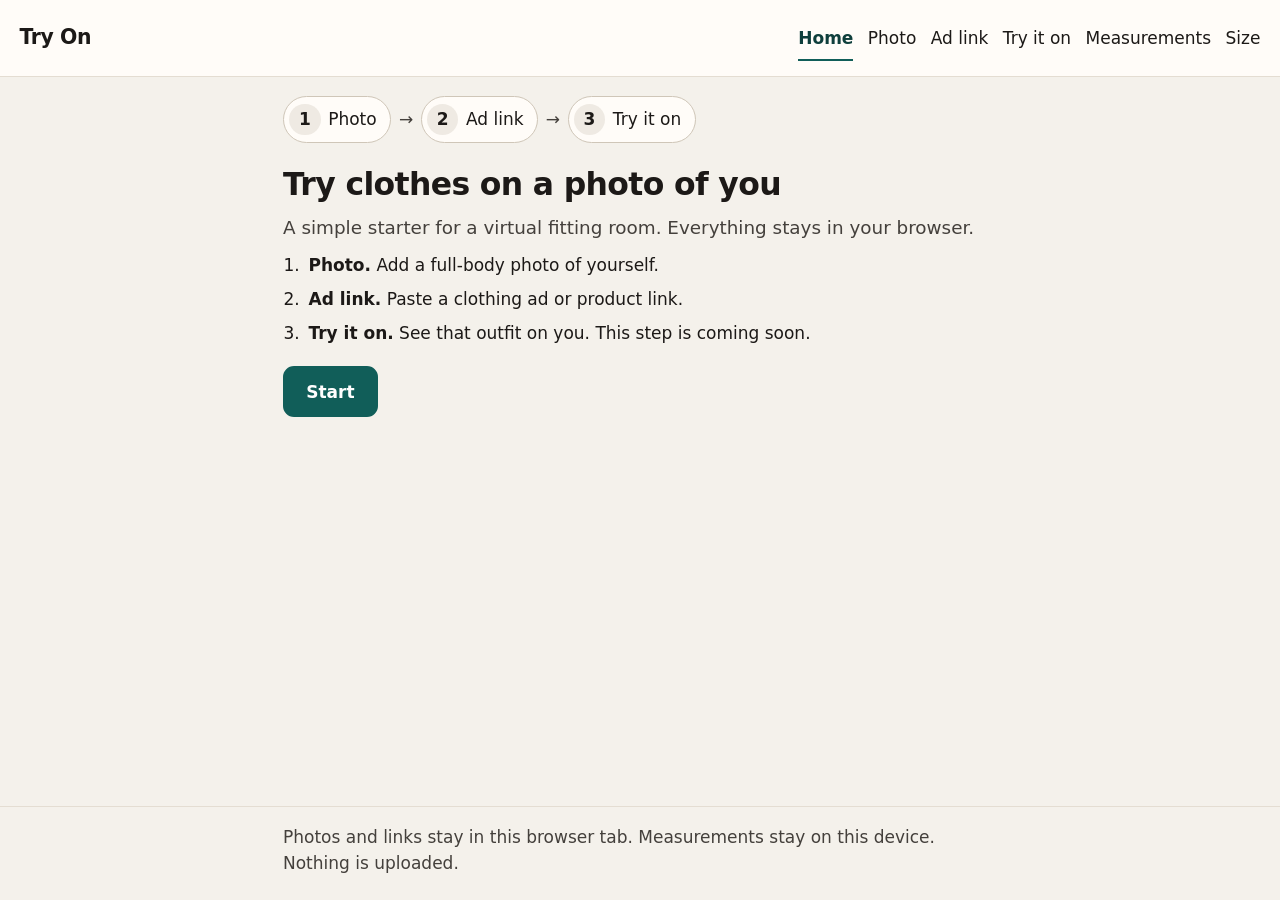
<file: index.html>
<!DOCTYPE html>
<html lang="en">
<head>
  <meta charset="utf-8">
  <meta name="viewport" content="width=device-width, initial-scale=1">
  <title>Try On — Welcome</title>
  <link rel="icon" href="data:image/svg+xml,%3Csvg xmlns='http://www.w3.org/2000/svg' viewBox='0 0 16 16'%3E%3Crect width='16' height='16' rx='3' fill='%23115e59'/%3E%3C/svg%3E">
  <link rel="stylesheet" href="styles.css">
</head>
<body data-page="home">
  <a class="skip" href="#content">Skip to content</a>
  <header class="site-header">
    <a class="brand" href="index.html">Try On</a>
    <nav class="site-nav" aria-label="Main">
      <a href="index.html" aria-current="page">Home</a>
      <a href="photo.html">Photo</a>
      <a href="ad-link.html">Ad link</a>
      <a href="try-on.html">Try it on</a>
      <a href="measurements.html">Measurements</a>
      <a href="size.html">Size</a>
    </nav>
  </header>
  <div class="wrap">
    <nav class="progress" aria-label="Progress">
      <ol class="steps">
        <li data-step="photo"><a href="photo.html"><span class="step-index">1</span> Photo</a></li>
        <li data-step="link"><a href="ad-link.html"><span class="step-index">2</span> Ad link</a></li>
        <li data-step="try"><a href="try-on.html"><span class="step-index">3</span> Try it on</a></li>
      </ol>
    </nav>
    <main id="content">
      <h1>Try clothes on a photo of you</h1>
      <p class="lede">A simple starter for a virtual fitting room. Everything stays in your browser.</p>
      <ol class="step-list">
        <li><strong>Photo.</strong> Add a full-body photo of yourself.</li>
        <li><strong>Ad link.</strong> Paste a clothing ad or product link.</li>
        <li><strong>Try it on.</strong> See that outfit on you. This step is coming soon.</li>
      </ol>
      <p class="actions"><a class="button" href="photo.html">Start</a></p>
    </main>
  </div>
  <footer class="site-footer">
    <p>Photos and links stay in this browser tab. Measurements stay on this device. Nothing is uploaded.</p>
  </footer>
  <script src="app.js"></script>
</body>
</html>
</file>
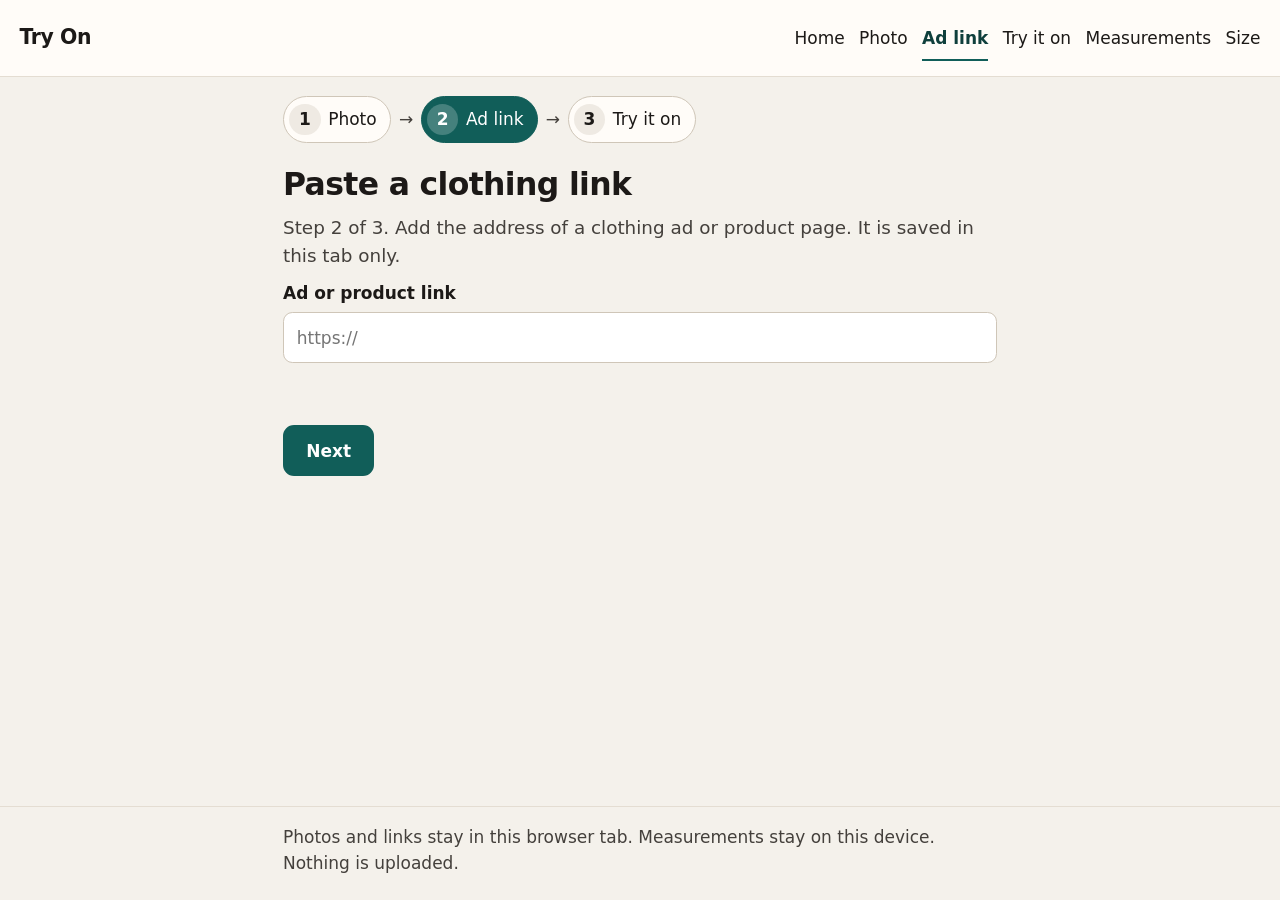
<file: ad-link.html>
<!DOCTYPE html>
<html lang="en">
<head>
  <meta charset="utf-8">
  <meta name="viewport" content="width=device-width, initial-scale=1">
  <title>Try On — Ad link</title>
  <link rel="icon" href="data:image/svg+xml,%3Csvg xmlns='http://www.w3.org/2000/svg' viewBox='0 0 16 16'%3E%3Crect width='16' height='16' rx='3' fill='%23115e59'/%3E%3C/svg%3E">
  <link rel="stylesheet" href="styles.css">
</head>
<body data-page="ad-link">
  <a class="skip" href="#content">Skip to content</a>
  <header class="site-header">
    <a class="brand" href="index.html">Try On</a>
    <nav class="site-nav" aria-label="Main">
      <a href="index.html">Home</a>
      <a href="photo.html">Photo</a>
      <a href="ad-link.html" aria-current="page">Ad link</a>
      <a href="try-on.html">Try it on</a>
      <a href="measurements.html">Measurements</a>
      <a href="size.html">Size</a>
    </nav>
  </header>
  <div class="wrap">
    <nav class="progress" aria-label="Progress">
      <ol class="steps">
        <li data-step="photo"><a href="photo.html"><span class="step-index">1</span> Photo</a></li>
        <li class="is-current" data-step="link"><a href="ad-link.html" aria-current="step"><span class="step-index">2</span> Ad link</a></li>
        <li data-step="try"><a href="try-on.html"><span class="step-index">3</span> Try it on</a></li>
      </ol>
    </nav>
    <main id="content">
      <h1>Paste a clothing link</h1>
      <p class="lede">Step 2 of 3. Add the address of a clothing ad or product page. It is saved in this tab only.</p>
      <form id="ad-form" novalidate>
        <div class="field">
          <label for="ad-url">Ad or product link</label>
          <input id="ad-url" name="ad-url" type="url" inputmode="url" autocomplete="off" autocapitalize="off" autocorrect="off" spellcheck="false" placeholder="https://" aria-describedby="ad-message">
        </div>
        <p id="ad-message" class="hint" role="status"></p>
        <p class="actions"><button class="button" type="submit">Next</button></p>
      </form>
    </main>
  </div>
  <footer class="site-footer">
    <p>Photos and links stay in this browser tab. Measurements stay on this device. Nothing is uploaded.</p>
  </footer>
  <script src="app.js"></script>
</body>
</html>
</file>
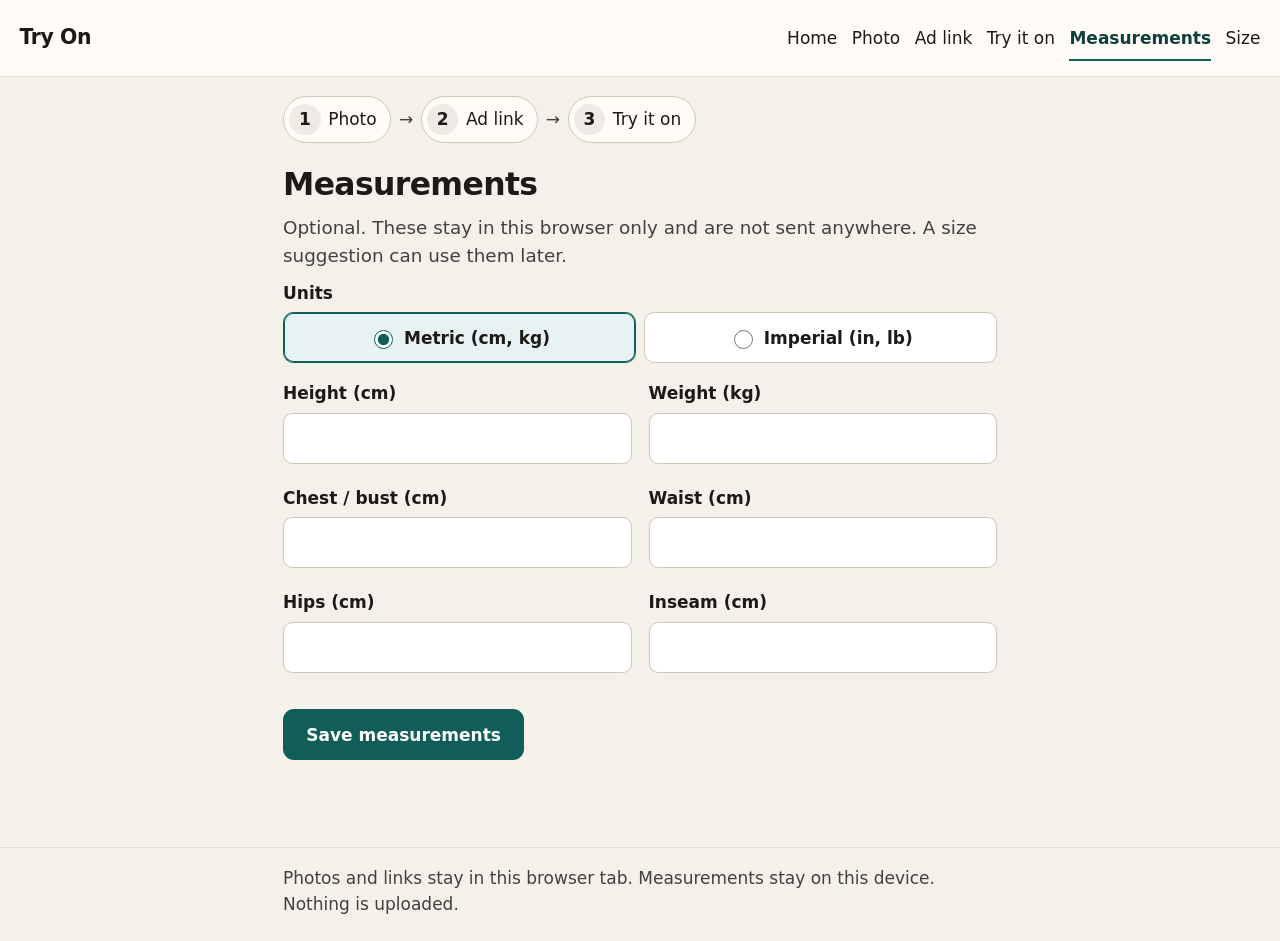
<file: measurements.html>
<!DOCTYPE html>
<html lang="en">
<head>
  <meta charset="utf-8">
  <meta name="viewport" content="width=device-width, initial-scale=1">
  <title>Try On — Measurements</title>
  <link rel="icon" href="data:image/svg+xml,%3Csvg xmlns='http://www.w3.org/2000/svg' viewBox='0 0 16 16'%3E%3Crect width='16' height='16' rx='3' fill='%23115e59'/%3E%3C/svg%3E">
  <link rel="stylesheet" href="styles.css">
</head>
<body data-page="measurements">
  <a class="skip" href="#content">Skip to content</a>
  <header class="site-header">
    <a class="brand" href="index.html">Try On</a>
    <nav class="site-nav" aria-label="Main">
      <a href="index.html">Home</a>
      <a href="photo.html">Photo</a>
      <a href="ad-link.html">Ad link</a>
      <a href="try-on.html">Try it on</a>
      <a href="measurements.html" aria-current="page">Measurements</a>
      <a href="size.html">Size</a>
    </nav>
  </header>
  <div class="wrap">
    <nav class="progress" aria-label="Progress">
      <ol class="steps">
        <li data-step="photo"><a href="photo.html"><span class="step-index">1</span> Photo</a></li>
        <li data-step="link"><a href="ad-link.html"><span class="step-index">2</span> Ad link</a></li>
        <li data-step="try"><a href="try-on.html"><span class="step-index">3</span> Try it on</a></li>
      </ol>
    </nav>
    <main id="content">
      <h1>Measurements</h1>
      <p class="lede">Optional. These stay in this browser only and are not sent anywhere. A size suggestion can use them later.</p>
      <form id="measurements-form" autocomplete="off">
        <fieldset class="unit-fieldset">
          <legend>Units</legend>
          <div class="unit-toggle">
            <label><input type="radio" name="units" value="metric" checked> Metric (cm, kg)</label>
            <label><input type="radio" name="units" value="imperial"> Imperial (in, lb)</label>
          </div>
        </fieldset>
        <div class="fields">
          <div class="field">
            <label for="height">Height <span data-unit="length">(cm)</span></label>
            <input id="height" name="height" type="number" inputmode="decimal" min="0" step="any">
          </div>
          <div class="field">
            <label for="weight">Weight <span data-unit="weight">(kg)</span></label>
            <input id="weight" name="weight" type="number" inputmode="decimal" min="0" step="any">
          </div>
          <div class="field">
            <label for="chest">Chest / bust <span data-unit="length">(cm)</span></label>
            <input id="chest" name="chest" type="number" inputmode="decimal" min="0" step="any">
          </div>
          <div class="field">
            <label for="waist">Waist <span data-unit="length">(cm)</span></label>
            <input id="waist" name="waist" type="number" inputmode="decimal" min="0" step="any">
          </div>
          <div class="field">
            <label for="hips">Hips <span data-unit="length">(cm)</span></label>
            <input id="hips" name="hips" type="number" inputmode="decimal" min="0" step="any">
          </div>
          <div class="field">
            <label for="inseam">Inseam <span data-unit="length">(cm)</span></label>
            <input id="inseam" name="inseam" type="number" inputmode="decimal" min="0" step="any">
          </div>
        </div>
        <p class="actions"><button class="button" type="submit">Save measurements</button></p>
        <p id="measure-message" class="hint" role="status"></p>
      </form>
    </main>
  </div>
  <footer class="site-footer">
    <p>Photos and links stay in this browser tab. Measurements stay on this device. Nothing is uploaded.</p>
  </footer>
  <script src="app.js"></script>
</body>
</html>
</file>
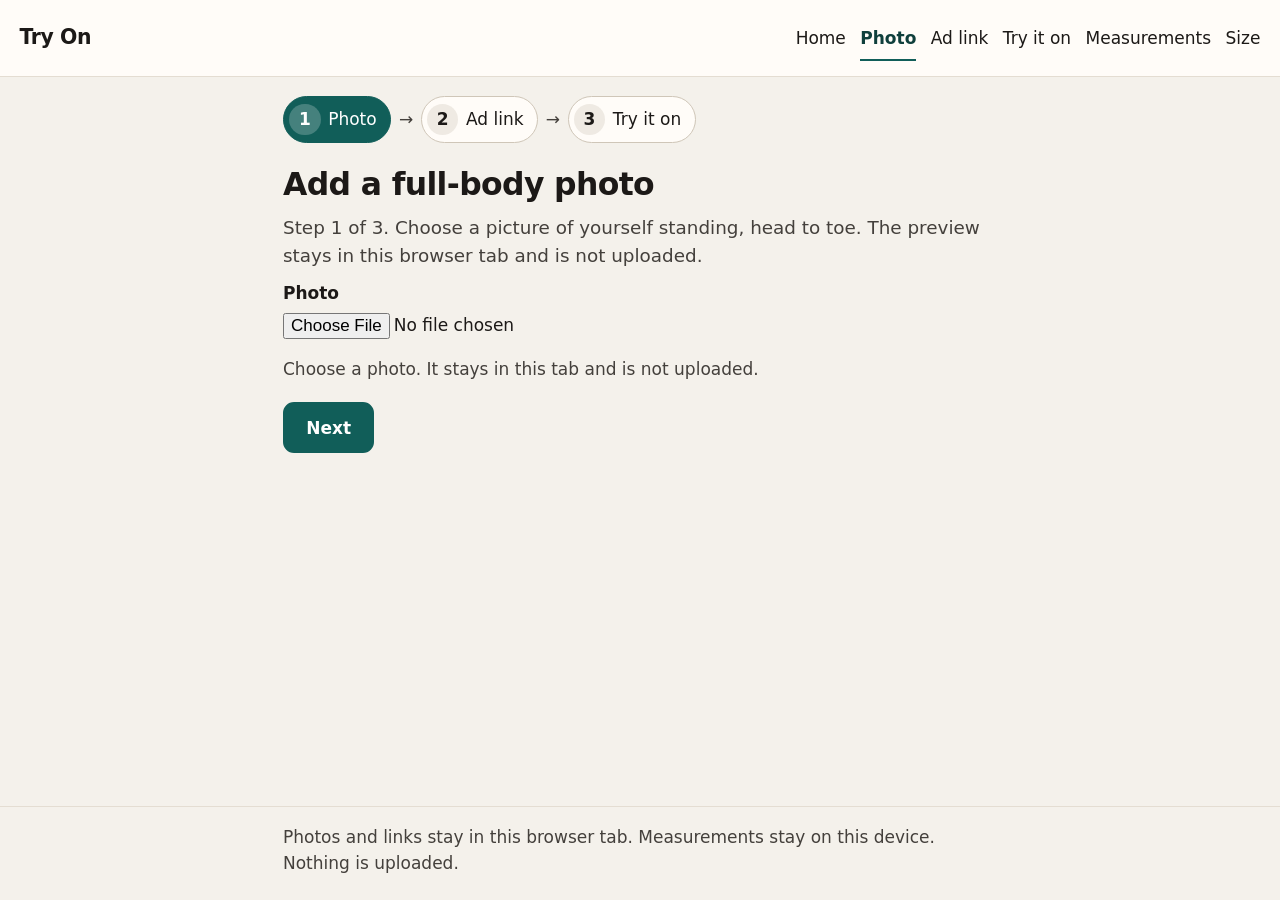
<file: photo.html>
<!DOCTYPE html>
<html lang="en">
<head>
  <meta charset="utf-8">
  <meta name="viewport" content="width=device-width, initial-scale=1">
  <title>Try On — Photo</title>
  <link rel="icon" href="data:image/svg+xml,%3Csvg xmlns='http://www.w3.org/2000/svg' viewBox='0 0 16 16'%3E%3Crect width='16' height='16' rx='3' fill='%23115e59'/%3E%3C/svg%3E">
  <link rel="stylesheet" href="styles.css">
</head>
<body data-page="photo">
  <a class="skip" href="#content">Skip to content</a>
  <header class="site-header">
    <a class="brand" href="index.html">Try On</a>
    <nav class="site-nav" aria-label="Main">
      <a href="index.html">Home</a>
      <a href="photo.html" aria-current="page">Photo</a>
      <a href="ad-link.html">Ad link</a>
      <a href="try-on.html">Try it on</a>
      <a href="measurements.html">Measurements</a>
      <a href="size.html">Size</a>
    </nav>
  </header>
  <div class="wrap">
    <nav class="progress" aria-label="Progress">
      <ol class="steps">
        <li class="is-current" data-step="photo"><a href="photo.html" aria-current="step"><span class="step-index">1</span> Photo</a></li>
        <li data-step="link"><a href="ad-link.html"><span class="step-index">2</span> Ad link</a></li>
        <li data-step="try"><a href="try-on.html"><span class="step-index">3</span> Try it on</a></li>
      </ol>
    </nav>
    <main id="content">
      <h1>Add a full-body photo</h1>
      <p class="lede">Step 1 of 3. Choose a picture of yourself standing, head to toe. The preview stays in this browser tab and is not uploaded.</p>
      <div class="field">
        <label for="photo-input">Photo</label>
        <input id="photo-input" type="file" accept="image/*" aria-describedby="photo-message">
      </div>
      <div class="photo-frame" id="photo-frame" hidden>
        <img id="photo-preview" alt="Preview of your full-body photo">
      </div>
      <p id="photo-message" class="hint" role="status"></p>
      <p class="actions"><a class="button" href="ad-link.html">Next</a></p>
    </main>
  </div>
  <footer class="site-footer">
    <p>Photos and links stay in this browser tab. Measurements stay on this device. Nothing is uploaded.</p>
  </footer>
  <script src="app.js"></script>
</body>
</html>
</file>
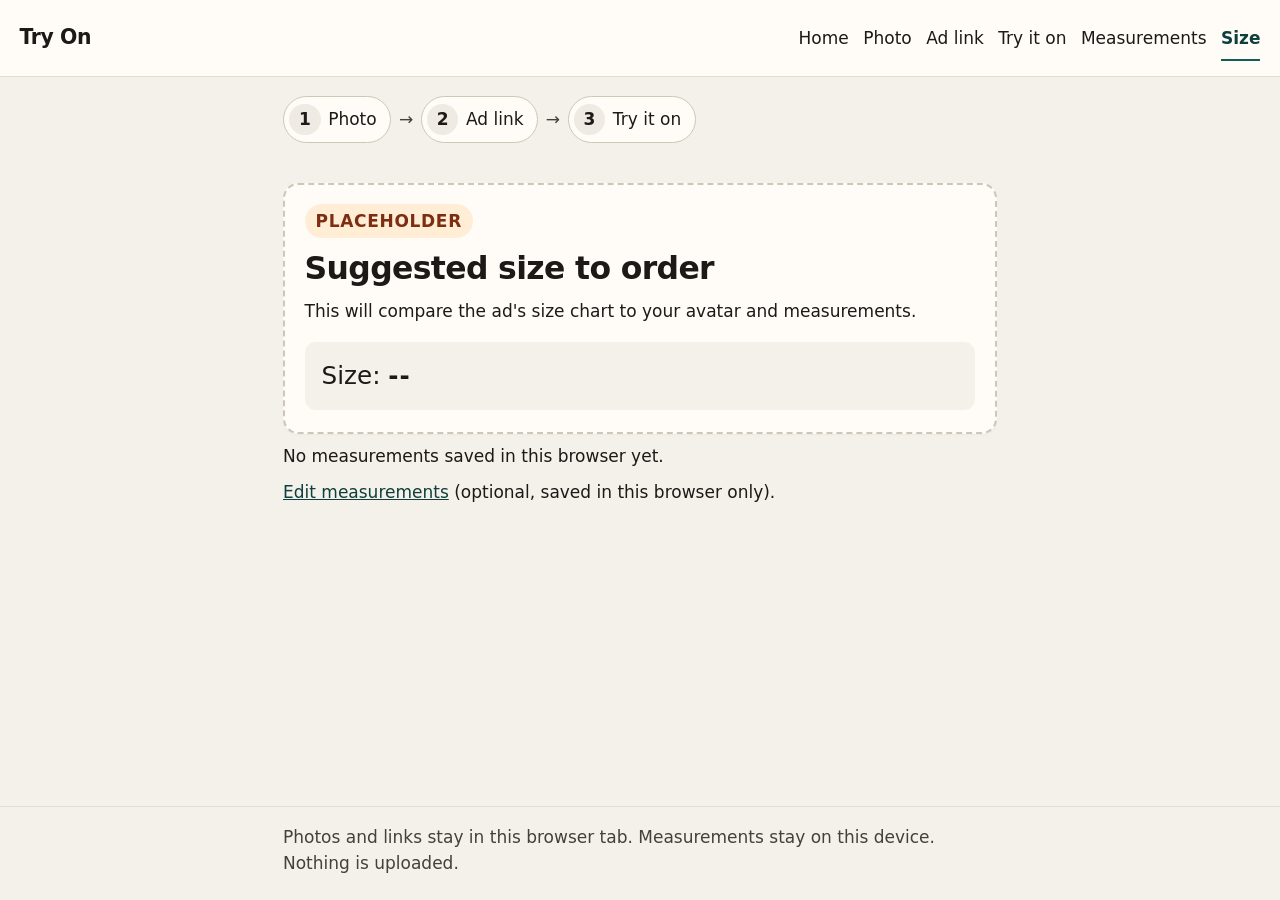
<file: size.html>
<!DOCTYPE html>
<html lang="en">
<head>
  <meta charset="utf-8">
  <meta name="viewport" content="width=device-width, initial-scale=1">
  <title>Try On — Size</title>
  <link rel="icon" href="data:image/svg+xml,%3Csvg xmlns='http://www.w3.org/2000/svg' viewBox='0 0 16 16'%3E%3Crect width='16' height='16' rx='3' fill='%23115e59'/%3E%3C/svg%3E">
  <link rel="stylesheet" href="styles.css">
</head>
<body data-page="size">
  <a class="skip" href="#content">Skip to content</a>
  <header class="site-header">
    <a class="brand" href="index.html">Try On</a>
    <nav class="site-nav" aria-label="Main">
      <a href="index.html">Home</a>
      <a href="photo.html">Photo</a>
      <a href="ad-link.html">Ad link</a>
      <a href="try-on.html">Try it on</a>
      <a href="measurements.html">Measurements</a>
      <a href="size.html" aria-current="page">Size</a>
    </nav>
  </header>
  <div class="wrap">
    <nav class="progress" aria-label="Progress">
      <ol class="steps">
        <li data-step="photo"><a href="photo.html"><span class="step-index">1</span> Photo</a></li>
        <li data-step="link"><a href="ad-link.html"><span class="step-index">2</span> Ad link</a></li>
        <li data-step="try"><a href="try-on.html"><span class="step-index">3</span> Try it on</a></li>
      </ol>
    </nav>
    <main id="content">
      <article class="card is-placeholder">
        <p class="placeholder-label">Placeholder</p>
        <h1>Suggested size to order</h1>
        <p>This will compare the ad's size chart to your avatar and measurements.</p>
        <p class="size-readout">Size: <strong>--</strong></p>
      </article>
      <p id="measure-status" role="status">No measurements saved in this browser yet.</p>
      <p><a href="measurements.html">Edit measurements</a> (optional, saved in this browser only).</p>
    </main>
  </div>
  <footer class="site-footer">
    <p>Photos and links stay in this browser tab. Measurements stay on this device. Nothing is uploaded.</p>
  </footer>
  <script src="app.js"></script>
</body>
</html>
</file>
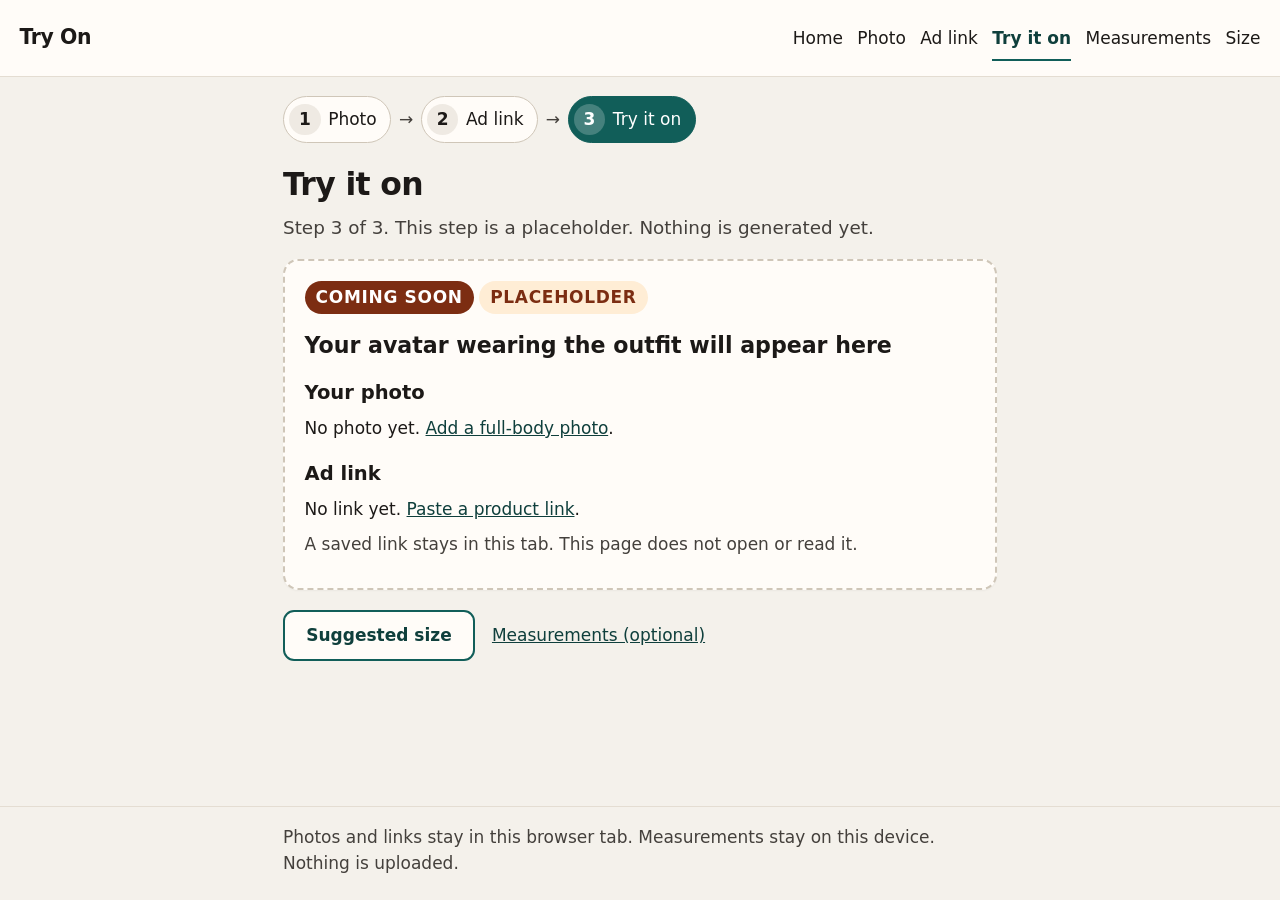
<file: try-on.html>
<!DOCTYPE html>
<html lang="en">
<head>
  <meta charset="utf-8">
  <meta name="viewport" content="width=device-width, initial-scale=1">
  <title>Try On — Try it on</title>
  <link rel="icon" href="data:image/svg+xml,%3Csvg xmlns='http://www.w3.org/2000/svg' viewBox='0 0 16 16'%3E%3Crect width='16' height='16' rx='3' fill='%23115e59'/%3E%3C/svg%3E">
  <link rel="stylesheet" href="styles.css">
</head>
<body data-page="try-on">
  <a class="skip" href="#content">Skip to content</a>
  <header class="site-header">
    <a class="brand" href="index.html">Try On</a>
    <nav class="site-nav" aria-label="Main">
      <a href="index.html">Home</a>
      <a href="photo.html">Photo</a>
      <a href="ad-link.html">Ad link</a>
      <a href="try-on.html" aria-current="page">Try it on</a>
      <a href="measurements.html">Measurements</a>
      <a href="size.html">Size</a>
    </nav>
  </header>
  <div class="wrap">
    <nav class="progress" aria-label="Progress">
      <ol class="steps">
        <li data-step="photo"><a href="photo.html"><span class="step-index">1</span> Photo</a></li>
        <li data-step="link"><a href="ad-link.html"><span class="step-index">2</span> Ad link</a></li>
        <li class="is-current" data-step="try"><a href="try-on.html" aria-current="step"><span class="step-index">3</span> Try it on</a></li>
      </ol>
    </nav>
    <main id="content">
      <h1>Try it on</h1>
      <p class="lede">Step 3 of 3. This step is a placeholder. Nothing is generated yet.</p>
      <section class="panel is-placeholder" aria-labelledby="tryon-message">
        <p class="flag">Coming soon</p>
        <p class="placeholder-label">Placeholder</p>
        <p class="panel-message" id="tryon-message">Your avatar wearing the outfit will appear here</p>
        <h2>Your photo</h2>
        <figure class="photo-frame" id="tryon-photo-frame" hidden>
          <img id="tryon-photo" alt="Full-body photo you added">
          <figcaption>Saved in this tab</figcaption>
        </figure>
        <p id="tryon-photo-missing">No photo yet. <a href="photo.html">Add a full-body photo</a>.</p>
        <h2>Ad link</h2>
        <p id="tryon-link" class="break">No link yet. <a href="ad-link.html">Paste a product link</a>.</p>
        <p class="hint">A saved link stays in this tab. This page does not open or read it.</p>
      </section>
      <p class="actions">
        <a class="button button-secondary" href="size.html">Suggested size</a>
        <a href="measurements.html">Measurements (optional)</a>
      </p>
    </main>
  </div>
  <footer class="site-footer">
    <p>Photos and links stay in this browser tab. Measurements stay on this device. Nothing is uploaded.</p>
  </footer>
  <script src="app.js"></script>
</body>
</html>
</file>
<file: styles.css>
:root {
  --bg: #f4f1eb;
  --surface: #fffcf8;
  --ink: #1c1917;
  --muted: #44403c;
  --line: #e4ddd2;
  --line-strong: #cfc6b8;
  --accent: #115e59;
  --accent-dark: #0f3f3c;
  --focus: #9a3412;
  --danger: #9f1239;
  --ok: #14532d;
  --chip: #ffedd5;
  --chip-ink: #7c2d12;
}

*,
*::before,
*::after {
  box-sizing: border-box;
}

html {
  font-size: 17px;
}

body {
  margin: 0;
  min-height: 100vh;
  display: flex;
  flex-direction: column;
  background: var(--bg);
  color: var(--ink);
  font-family: "Segoe UI", system-ui, -apple-system, Roboto, "Helvetica Neue", Arial, sans-serif;
  font-size: 1rem;
  line-height: 1.55;
  overflow-wrap: break-word;
}

:focus-visible {
  outline: 3px solid var(--focus);
  outline-offset: 2px;
}

:focus:not(:focus-visible) {
  outline: none;
}

[hidden] {
  display: none !important;
}

.skip {
  position: absolute;
  left: 0.75rem;
  top: -5rem;
  z-index: 2;
  padding: 0.5rem 0.8rem;
  background: var(--surface);
  color: var(--ink);
  border-radius: 0.4rem;
}

.skip:focus {
  top: 0.75rem;
}

.site-header {
  display: flex;
  flex-wrap: wrap;
  align-items: center;
  justify-content: space-between;
  gap: 0.5rem 1.25rem;
  padding: 0.85rem 1.15rem;
  background: var(--surface);
  border-bottom: 1px solid var(--line);
}

.brand {
  color: var(--ink);
  font-size: 1.2rem;
  font-weight: 700;
  letter-spacing: -0.02em;
  text-decoration: none;
}

.site-nav {
  display: flex;
  flex-wrap: wrap;
  gap: 0.15rem 0.85rem;
}

.site-nav a {
  display: inline-flex;
  align-items: center;
  min-height: 2.75rem;
  color: var(--ink);
  text-decoration: none;
}

.site-nav a[aria-current="page"] {
  color: var(--accent-dark);
  font-weight: 700;
  box-shadow: inset 0 -2px 0 var(--accent);
}

.wrap {
  width: min(42rem, calc(100% - 2rem));
  margin: 0 auto;
  flex: 1;
}

.progress {
  margin: 1.15rem 0 0.25rem;
}

.steps {
  display: flex;
  flex-wrap: wrap;
  align-items: center;
  gap: 0.35rem 0;
  list-style: none;
  margin: 0;
  padding: 0;
}

.steps li {
  display: flex;
  align-items: center;
}

.steps li:not(:last-child)::after {
  content: "→";
  margin: 0 0.45rem;
  color: var(--muted);
}

.steps a {
  display: inline-flex;
  align-items: center;
  gap: 0.45rem;
  min-height: 2.75rem;
  padding: 0.25rem 0.8rem 0.25rem 0.3rem;
  border: 1px solid var(--line-strong);
  border-radius: 999px;
  background: var(--surface);
  color: var(--ink);
  text-decoration: none;
}

.step-index {
  display: inline-grid;
  place-items: center;
  width: 1.85rem;
  height: 1.85rem;
  border-radius: 50%;
  background: #efeae3;
  font-weight: 700;
}

.steps .is-done .step-index {
  background: var(--accent);
  color: #fff;
}

.steps .is-current a {
  background: var(--accent);
  border-color: var(--accent);
  color: #fff;
}

.steps .is-current .step-index {
  background: rgba(255, 255, 255, 0.22);
  color: #fff;
}

main {
  padding: 1.1rem 0 2.5rem;
}

h1 {
  margin: 0 0 0.6rem;
  font-size: 1.85rem;
  line-height: 1.2;
  letter-spacing: -0.02em;
}

h2 {
  margin: 1.15rem 0 0.35rem;
  font-size: 1.15rem;
  line-height: 1.3;
}

p {
  margin: 0.55rem 0;
}

.lede {
  margin-top: 0;
  font-size: 1.08rem;
  color: var(--muted);
}

.step-list {
  margin: 0.4rem 0 1.2rem;
  padding-left: 1.3rem;
}

.step-list li {
  margin: 0.45rem 0;
  padding-left: 0.2rem;
}

main a {
  color: var(--accent-dark);
}

.actions {
  display: flex;
  flex-wrap: wrap;
  align-items: center;
  gap: 0.75rem 1rem;
  margin-top: 1.15rem;
}

.button {
  display: inline-flex;
  align-items: center;
  justify-content: center;
  min-height: 3rem;
  padding: 0.6rem 1.25rem;
  border: 2px solid var(--accent);
  border-radius: 0.65rem;
  background: var(--accent);
  color: #fff;
  font: inherit;
  font-weight: 700;
  text-decoration: none;
  cursor: pointer;
}

.button:hover {
  background: var(--accent-dark);
  border-color: var(--accent-dark);
  color: #fff;
}

.button-secondary {
  background: var(--surface);
  color: var(--accent-dark);
}

.button-secondary:hover {
  background: #e7f3f2;
  border-color: var(--accent-dark);
  color: var(--accent-dark);
}

.field {
  margin: 0 0 1rem;
}

.field label,
.unit-fieldset legend {
  display: block;
  margin-bottom: 0.35rem;
  font-weight: 700;
  padding: 0;
}

input[type="url"],
input[type="number"],
input[type="text"],
input[type="file"] {
  width: 100%;
  max-width: 100%;
  font: inherit;
  color: var(--ink);
}

input[type="url"],
input[type="number"],
input[type="text"] {
  min-height: 3rem;
  padding: 0.55rem 0.75rem;
  border: 1px solid var(--line-strong);
  border-radius: 0.55rem;
  background: #fff;
}

.unit-fieldset {
  margin: 0 0 1rem;
  padding: 0;
  border: 0;
}

.unit-toggle {
  display: flex;
  flex-wrap: wrap;
  gap: 0.5rem;
}

.unit-toggle label {
  display: flex;
  flex: 1 1 12rem;
  align-items: center;
  justify-content: center;
  gap: 0.45rem;
  min-height: 3rem;
  margin: 0;
  padding: 0.4rem 0.7rem;
  border: 1px solid var(--line-strong);
  border-radius: 0.6rem;
  background: #fff;
  font-weight: 700;
  cursor: pointer;
}

.unit-toggle input {
  width: 1.15rem;
  height: 1.15rem;
  accent-color: var(--accent);
}

.unit-toggle label:has(input:checked) {
  border-color: var(--accent);
  background: #e7f3f2;
  box-shadow: inset 0 0 0 1px var(--accent);
}

.fields {
  display: grid;
  gap: 0.25rem 1rem;
}

.hint {
  min-height: 1.5em;
  color: var(--muted);
}

.hint.is-error {
  color: var(--danger);
  font-weight: 700;
}

.hint.is-ok {
  color: var(--ok);
}

.panel,
.card {
  margin-top: 1rem;
  padding: 1.15rem 1.15rem 1.25rem;
  border-radius: 0.9rem;
  background: var(--surface);
  box-shadow: 0 1px 2px rgba(28, 25, 23, 0.04);
}

.is-placeholder {
  border: 2px dashed var(--line-strong);
}

.flag,
.placeholder-label {
  display: inline-block;
  margin: 0 0 0.75rem;
  padding: 0.2rem 0.65rem;
  border-radius: 999px;
  font-weight: 700;
  letter-spacing: 0.04em;
  text-transform: uppercase;
}

.flag {
  background: #7c2d12;
  color: #fff;
}

.placeholder-label {
  background: var(--chip);
  color: var(--chip-ink);
}

.panel-message {
  margin: 0.25rem 0 0.4rem;
  font-size: 1.3rem;
  font-weight: 700;
  line-height: 1.35;
}

.photo-frame {
  margin: 0.75rem 0;
  padding: 0.75rem;
  border: 1px solid var(--line);
  border-radius: 0.75rem;
  background: #f3eee8;
  text-align: center;
}

.photo-frame img {
  max-width: 100%;
  max-height: 26rem;
  height: auto;
  object-fit: contain;
  vertical-align: middle;
}

.photo-frame figcaption {
  margin-top: 0.45rem;
  color: var(--muted);
}

.break {
  overflow-wrap: anywhere;
}

.size-readout {
  margin: 1rem 0 0;
  padding: 0.9rem 1rem;
  border-radius: 0.65rem;
  background: var(--bg);
  font-size: 1.45rem;
}

.size-readout strong {
  letter-spacing: 0.04em;
}

.site-footer {
  padding: 1rem 1.15rem 1.4rem;
  border-top: 1px solid var(--line);
  color: var(--muted);
}

.site-footer p {
  width: min(42rem, 100%);
  margin: 0 auto;
}

@media (min-width: 40rem) {
  .fields {
    grid-template-columns: 1fr 1fr;
  }
}

@media (max-width: 36rem) {
  .site-header {
    align-items: flex-start;
    flex-direction: column;
  }
}
</file>
